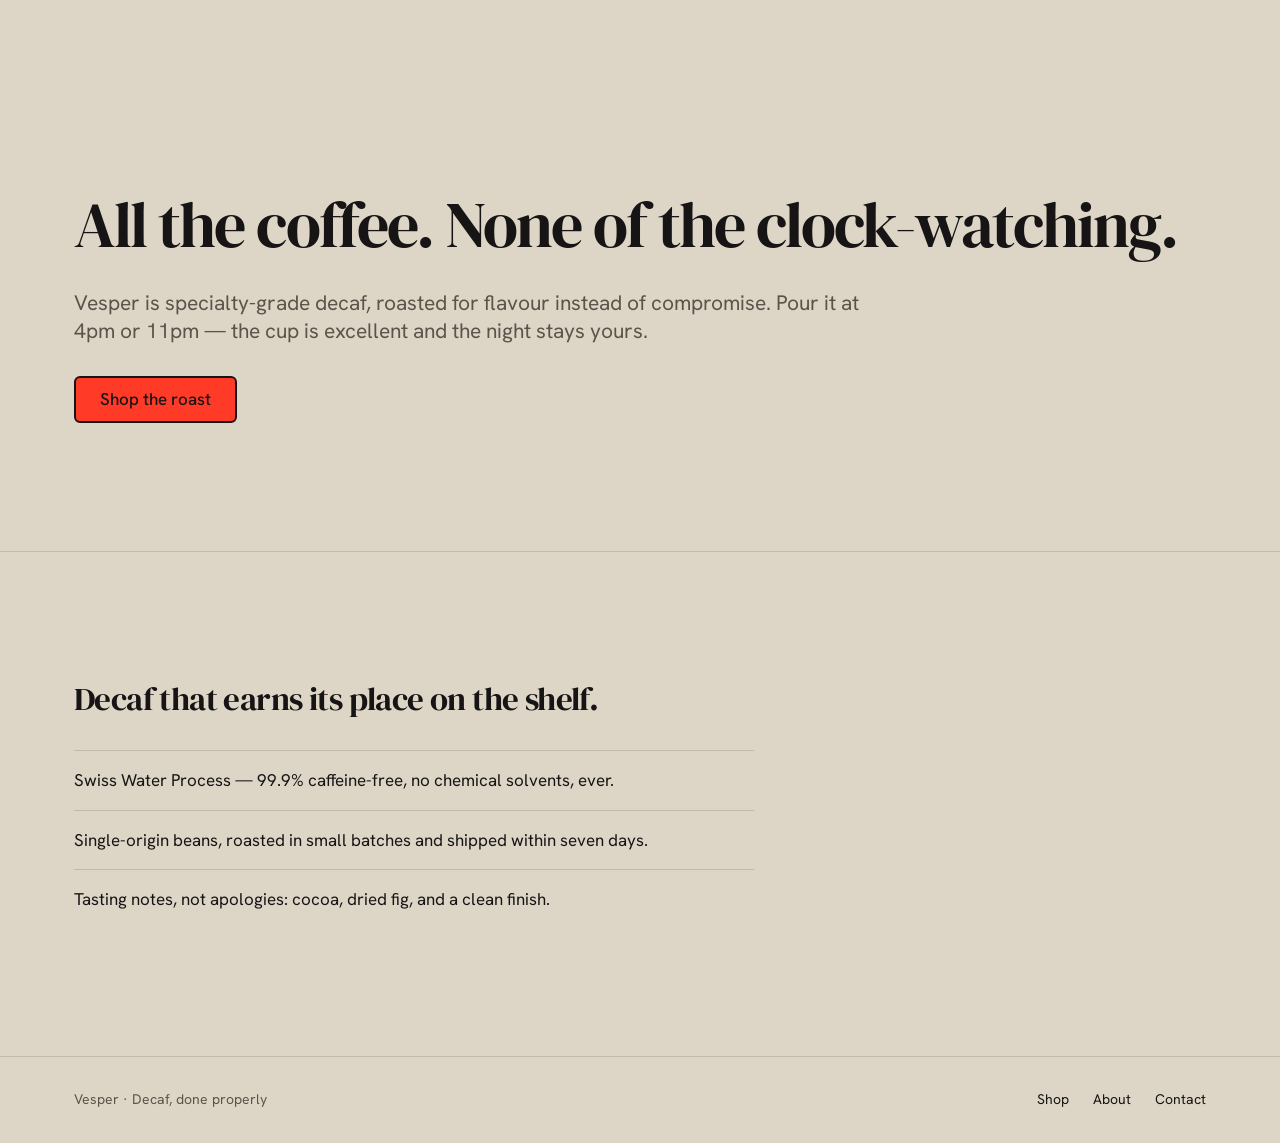
<file: index.html>
<!doctype html>
<html lang="en">
<head>
  <meta charset="utf-8">
  <meta name="viewport" content="width=device-width, initial-scale=1">
  <title>Vesper · Decaf, done properly</title>
  <link href="https://fonts.googleapis.com/css2?family=DM+Serif+Display:ital@0;1&family=Hanken+Grotesk:wght@400;500;600;700&display=swap" rel="stylesheet">
  <link rel="stylesheet" href="design/tokens.css">
  <link rel="stylesheet" href="styles.css">
</head>
<body>
  <main>
    <section class="hero">
      <div class="container">
        <h1 class="hero__title">All the coffee. None of the clock-watching.</h1>
        <p class="hero__lead">Vesper is specialty-grade decaf, roasted for flavour instead of compromise. Pour it at 4pm or 11pm — the cup is excellent and the night stays yours.</p>
        <a class="button" href="#">Shop the roast</a>
      </div>
    </section>

    <section class="value">
      <div class="container">
        <h2 class="value__title">Decaf that earns its place on the shelf.</h2>
        <ul class="value__list">
          <li>Swiss Water Process — 99.9% caffeine-free, no chemical solvents, ever.</li>
          <li>Single-origin beans, roasted in small batches and shipped within seven days.</li>
          <li>Tasting notes, not apologies: cocoa, dried fig, and a clean finish.</li>
        </ul>
      </div>
    </section>
  </main>

  <footer class="footer">
    <div class="container">
      <p>Vesper · Decaf, done properly</p>
      <nav class="footer__links" aria-label="Footer">
        <a href="#">Shop</a>
        <a href="#">About</a>
        <a href="#">Contact</a>
      </nav>
    </div>
  </footer>
</body>
</html>
</file>
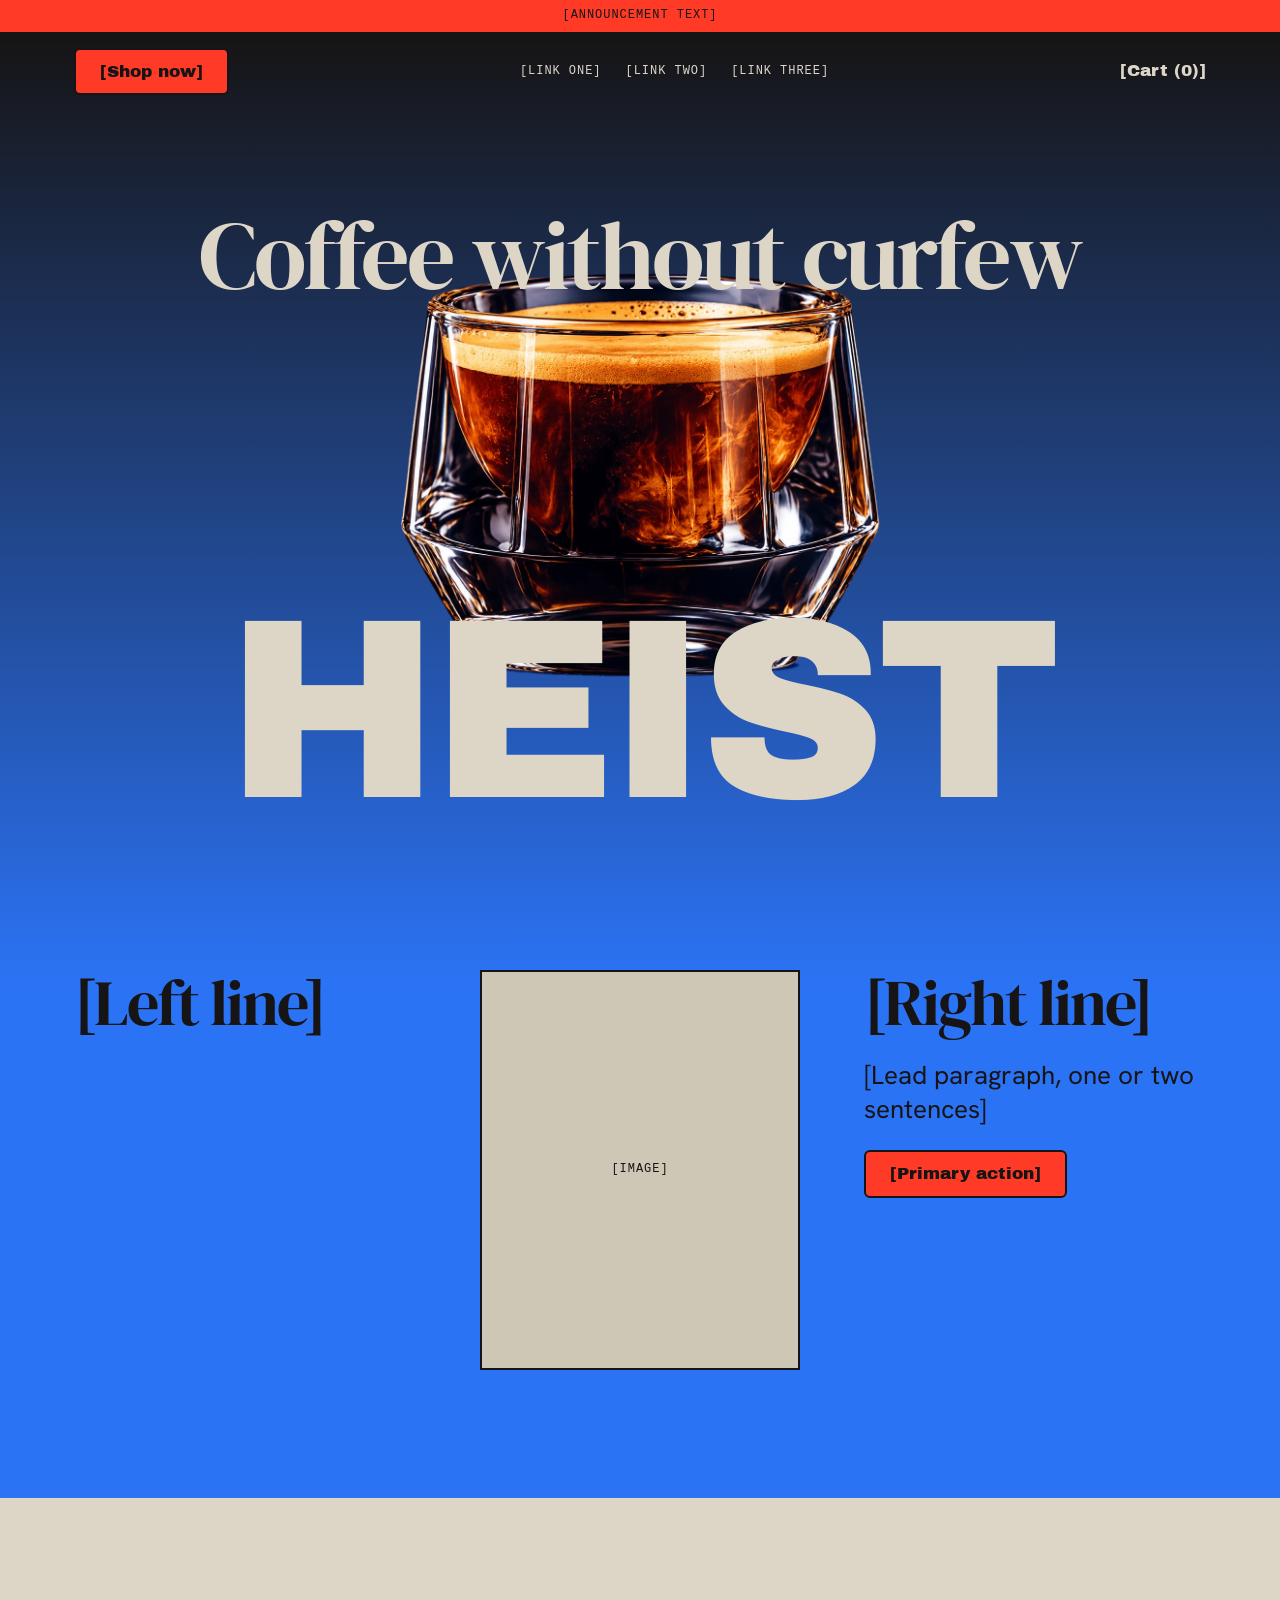
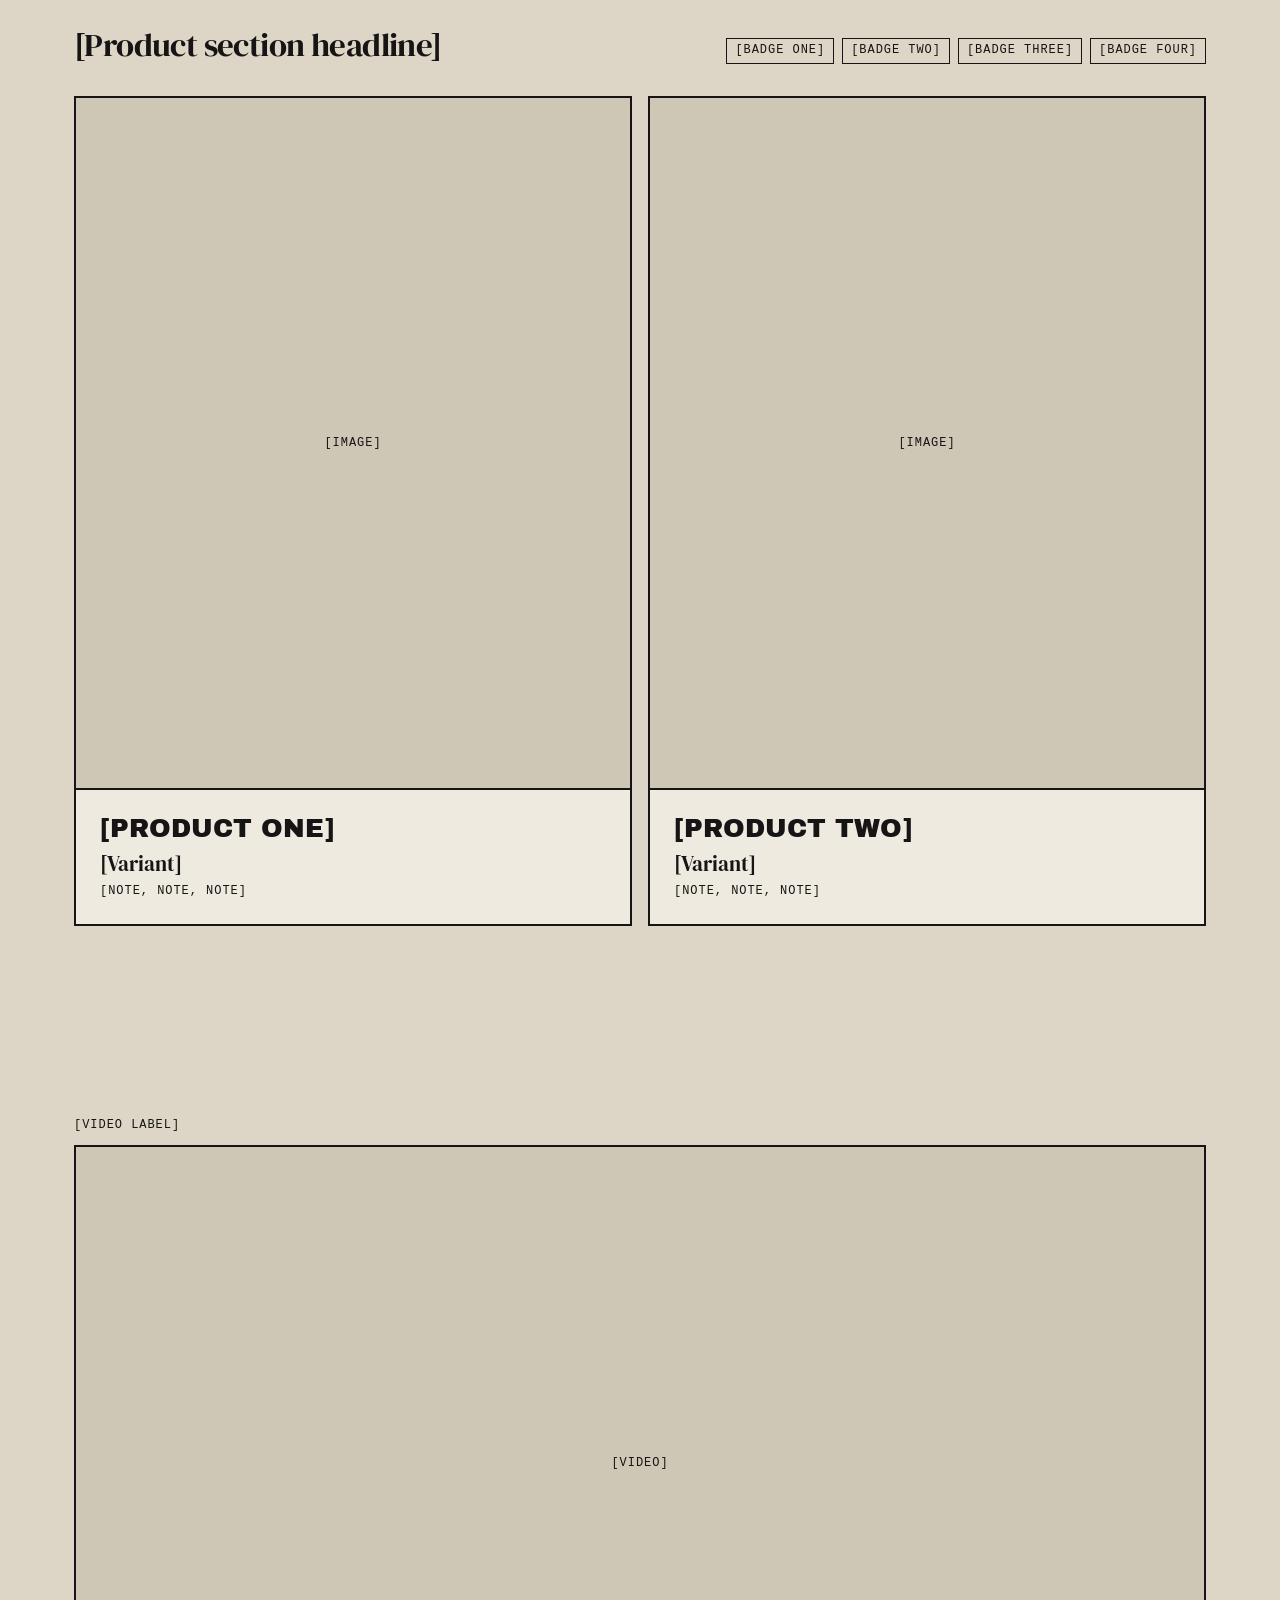
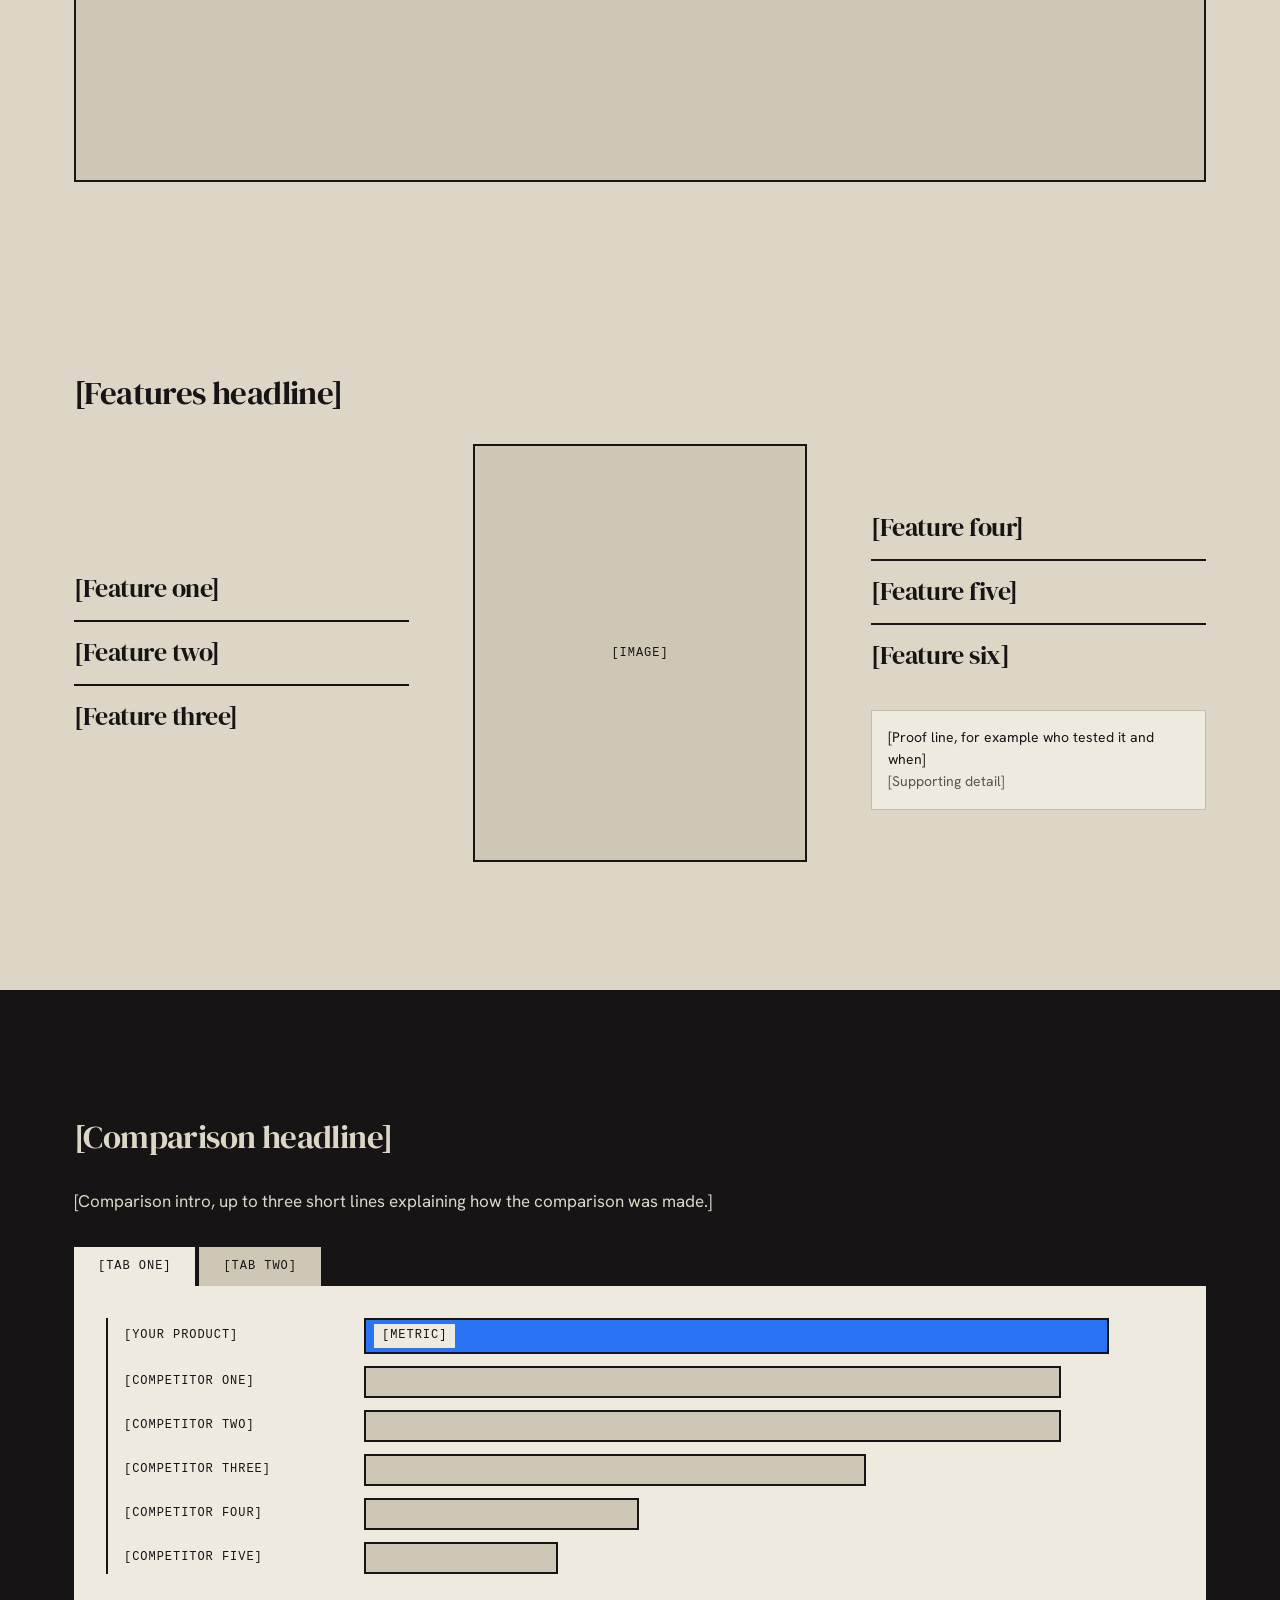
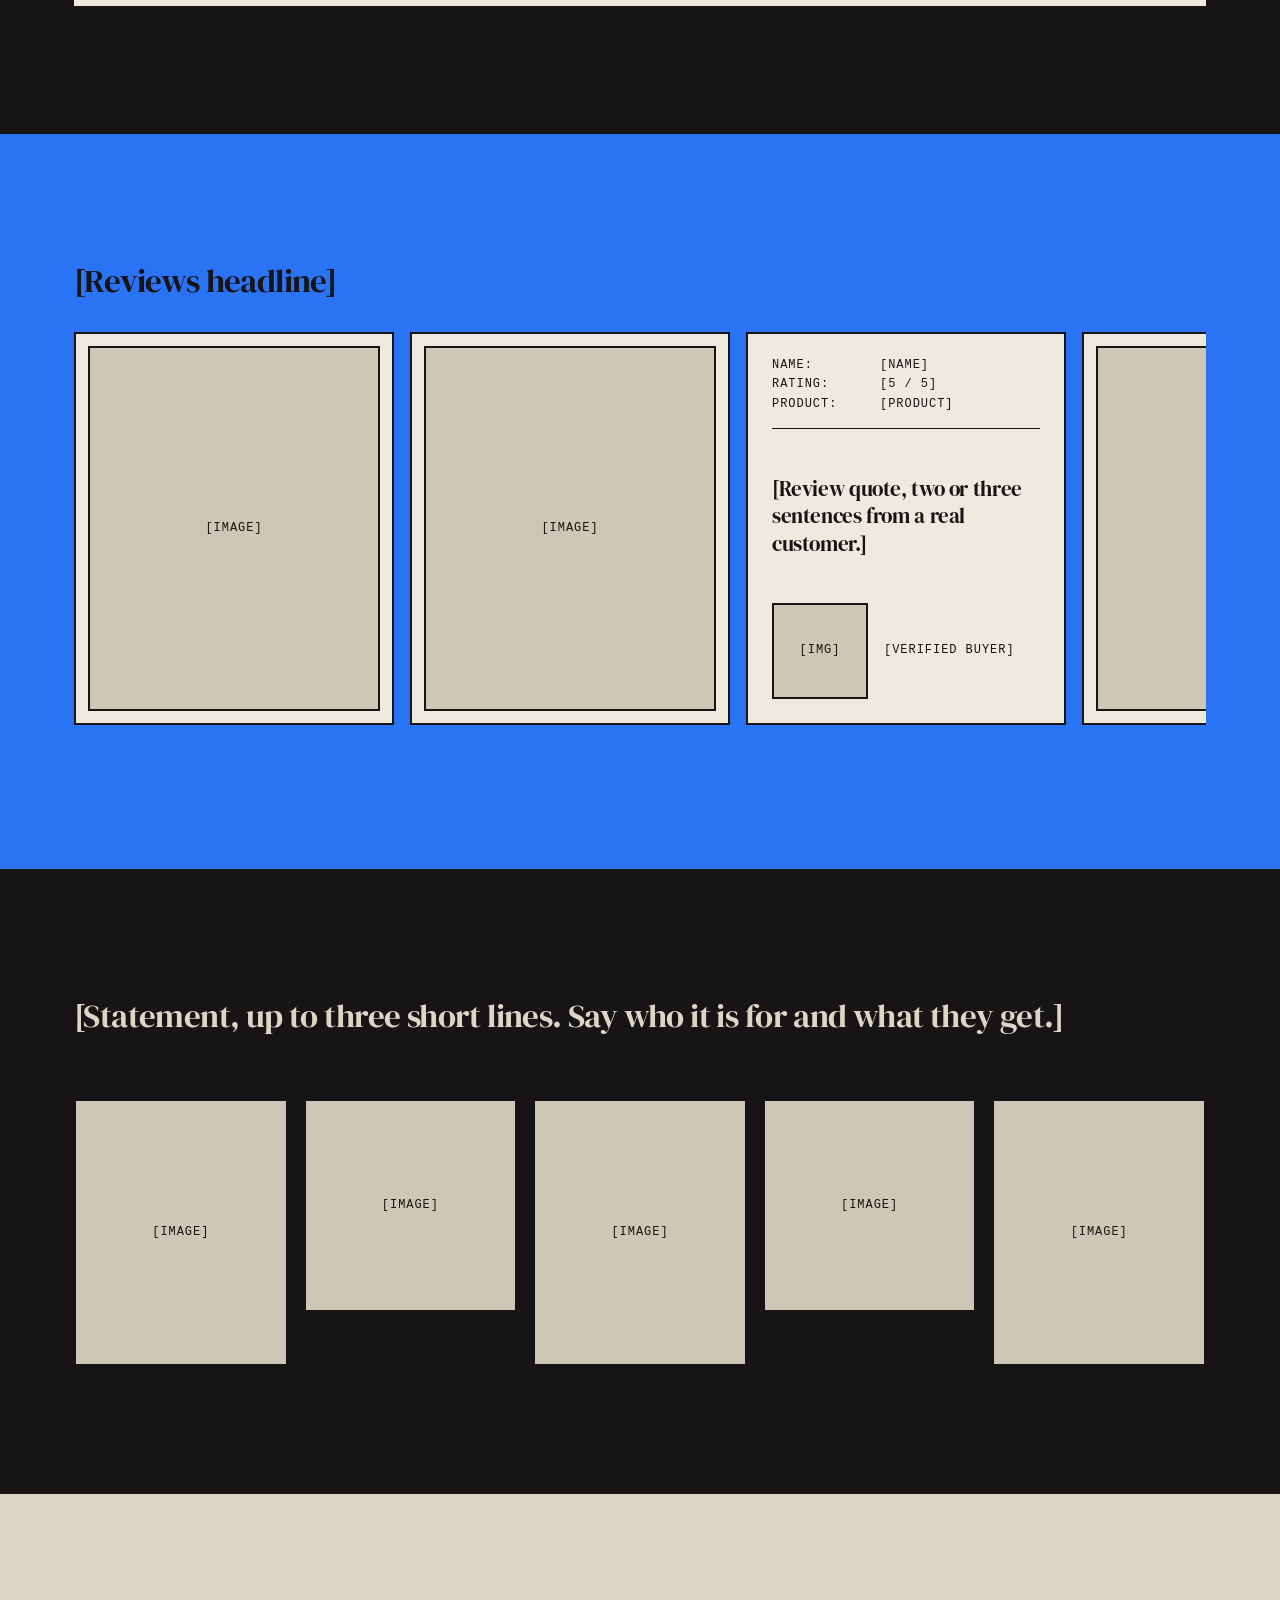
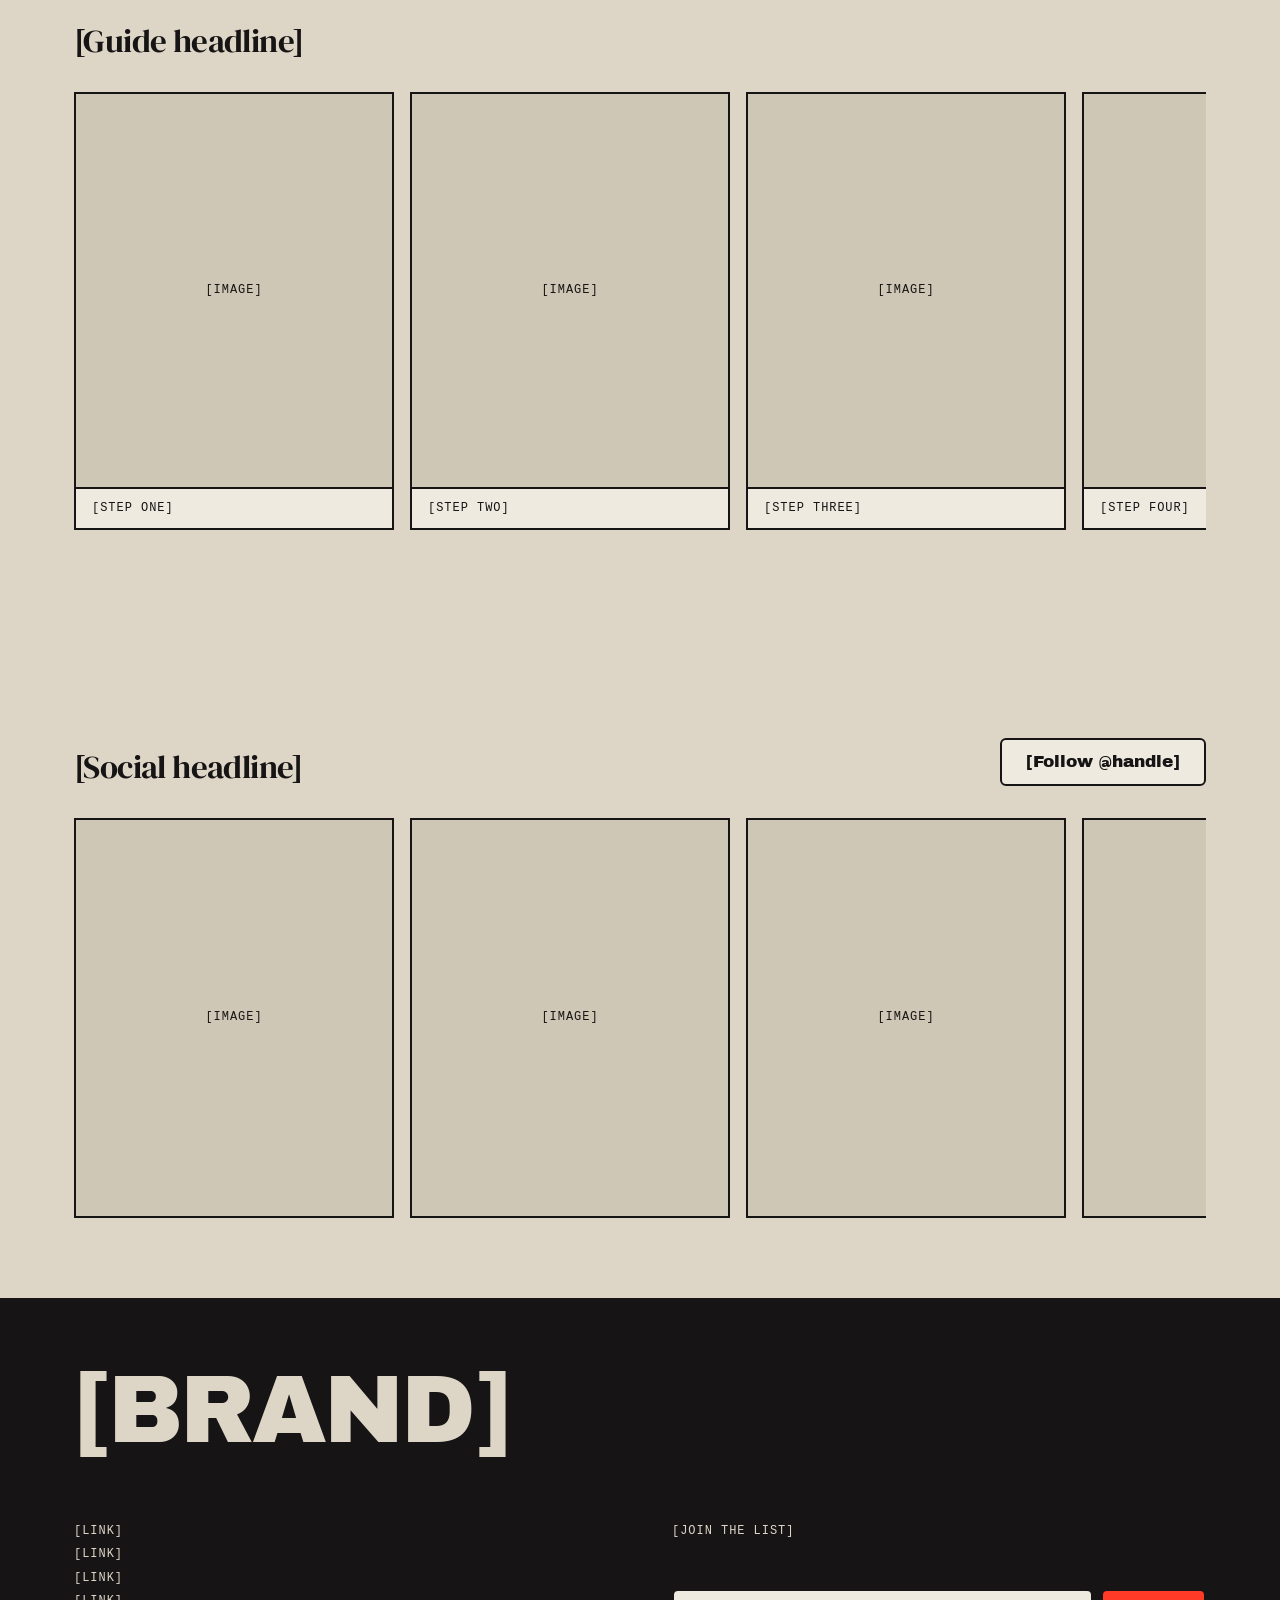
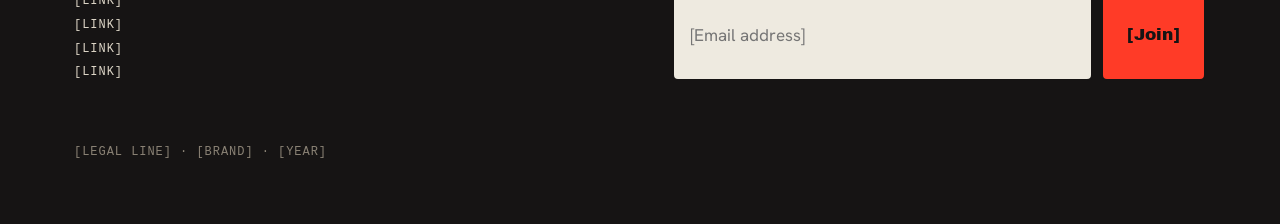
<file: replica.html>
<!doctype html>
<html lang="en" data-theme="light">
<head>
  <meta charset="utf-8">
  <meta name="viewport" content="width=device-width, initial-scale=1">
  <title>[Brand] · [Tagline]</title>
  <link href="https://fonts.googleapis.com/css2?family=DM+Serif+Display:ital@0;1&family=Hanken+Grotesk:wght@400;500;600;700&family=Archivo+Black&display=swap" rel="stylesheet">
  <link rel="stylesheet" href="design/tokens.css">
  <link rel="stylesheet" href="replica.css">
</head>
<body>
  <p class="bar label">[Announcement text]</p>

  <main>
    <!-- Hero -->
    <section class="hero">
      <header class="nav">
        <div class="container nav__inner">
          <a class="button" href="#">[Shop now]</a>
          <nav class="nav__links label" aria-label="Primary">
            <a href="#">[Link one]</a>
            <a href="#">[Link two]</a>
            <a href="#">[Link three]</a>
          </nav>
          <a class="nav__cart" href="#">[Cart (0)]</a>
        </div>
      </header>

      <div class="container">
        <div class="hero__stage">
          <h1 class="hero__title">Coffee without curfew</h1>
          <img class="hero__cup" src="images/hero-cup.png" width="991" height="833" alt="A faceted glass of espresso with golden crema">
          <p class="hero__wordmark" aria-hidden="true">HEIST</p>
        </div>

        <div class="hero__row">
          <div class="hero__left">
            <p class="hero__line">[Left line]</p>
          </div>
          <div class="media media--portrait" role="img" aria-label="[Secondary hero image description]"><span>[Image]</span></div>
          <div class="hero__right">
            <p class="hero__line">[Right line]</p>
            <p class="hero__lead">[Lead paragraph, one or two sentences]</p>
            <a class="button" href="#">[Primary action]</a>
          </div>
        </div>
      </div>
    </section>

    <!-- Products -->
    <section class="section">
      <div class="container">
        <div class="section__head">
          <h2 class="section__title">[Product section headline]</h2>
          <ul class="badges label">
            <li class="badge">[Badge one]</li>
            <li class="badge">[Badge two]</li>
            <li class="badge">[Badge three]</li>
            <li class="badge">[Badge four]</li>
          </ul>
        </div>
        <div class="tiles">
          <article class="tile">
            <div class="media media--portrait" role="img" aria-label="[Product one image description]"><span>[Image]</span></div>
            <div class="tile__body">
              <h3 class="tile__name">[PRODUCT ONE]</h3>
              <p class="tile__sub">[Variant]</p>
              <p class="label">[Note, note, note]</p>
            </div>
          </article>
          <article class="tile">
            <div class="media media--portrait" role="img" aria-label="[Product two image description]"><span>[Image]</span></div>
            <div class="tile__body">
              <h3 class="tile__name">[PRODUCT TWO]</h3>
              <p class="tile__sub">[Variant]</p>
              <p class="label">[Note, note, note]</p>
            </div>
          </article>
        </div>
      </div>
    </section>

    <!-- Video band -->
    <section class="section section--tight">
      <div class="container">
        <p class="label band__label">[Video label]</p>
        <div class="media media--wide" role="img" aria-label="[Video description]"><span>[Video]</span></div>
      </div>
    </section>

    <!-- Features -->
    <section class="section">
      <div class="container">
        <h2 class="section__title features__title">[Features headline]</h2>
        <div class="features">
          <ul class="features__list">
            <li>[Feature one]</li>
            <li>[Feature two]</li>
            <li>[Feature three]</li>
          </ul>
          <div class="media media--portrait" role="img" aria-label="[Feature image description]"><span>[Image]</span></div>
          <div class="features__side">
            <ul class="features__list">
              <li>[Feature four]</li>
              <li>[Feature five]</li>
              <li>[Feature six]</li>
            </ul>
            <div class="proof">
              <p>[Proof line, for example who tested it and when]</p>
              <p class="proof__sub">[Supporting detail]</p>
            </div>
          </div>
        </div>
      </div>
    </section>

    <!-- Comparison -->
    <section class="section field-ink">
      <div class="container">
        <h2 class="section__title">[Comparison headline]</h2>
        <p class="compare__intro">[Comparison intro, up to three short lines explaining how the comparison was made.]</p>

        <div class="tabs" role="tablist" aria-label="Comparison">
          <button class="tab label" role="tab" id="tab-1" aria-selected="true" aria-controls="panel-1" type="button">[Tab one]</button>
          <button class="tab label" role="tab" id="tab-2" aria-selected="false" aria-controls="panel-2" tabindex="-1" type="button">[Tab two]</button>
        </div>

        <div class="panel" role="tabpanel" id="panel-1" aria-labelledby="tab-1">
          <ul class="chart">
            <li class="chart__row"><span class="label">[Your product]</span><span class="chart__bar chart__bar--hl" style="--value: 92"><span class="label">[Metric]</span></span></li>
            <li class="chart__row"><span class="label">[Competitor one]</span><span class="chart__bar" style="--value: 86"></span></li>
            <li class="chart__row"><span class="label">[Competitor two]</span><span class="chart__bar" style="--value: 86"></span></li>
            <li class="chart__row"><span class="label">[Competitor three]</span><span class="chart__bar" style="--value: 62"></span></li>
            <li class="chart__row"><span class="label">[Competitor four]</span><span class="chart__bar" style="--value: 34"></span></li>
            <li class="chart__row"><span class="label">[Competitor five]</span><span class="chart__bar" style="--value: 24"></span></li>
          </ul>
        </div>
        <div class="panel" role="tabpanel" id="panel-2" aria-labelledby="tab-2" hidden>
          <ul class="chart">
            <li class="chart__row"><span class="label">[Your product]</span><span class="chart__bar chart__bar--hl" style="--value: 88"><span class="label">[Metric]</span></span></li>
            <li class="chart__row"><span class="label">[Other option one]</span><span class="chart__bar" style="--value: 80"></span></li>
            <li class="chart__row"><span class="label">[Other option two]</span><span class="chart__bar" style="--value: 71"></span></li>
            <li class="chart__row"><span class="label">[Other option three]</span><span class="chart__bar" style="--value: 55"></span></li>
          </ul>
        </div>
      </div>
    </section>

    <!-- Reviews -->
    <section class="section field-blue">
      <div class="container">
        <h2 class="section__title">[Reviews headline]</h2>
      </div>
      <div class="container">
        <ul class="scroller" aria-label="Reviews">
          <li class="card card--media"><div class="media media--portrait" role="img" aria-label="[Customer photo description]"><span>[Image]</span></div></li>
          <li class="card card--media"><div class="media media--portrait" role="img" aria-label="[Customer photo description]"><span>[Image]</span></div></li>
          <li class="card card--review">
            <dl class="review__fields label">
              <div><dt>Name:</dt><dd>[Name]</dd></div>
              <div><dt>Rating:</dt><dd>[5 / 5]</dd></div>
              <div><dt>Product:</dt><dd>[Product]</dd></div>
            </dl>
            <blockquote class="review__quote">[Review quote, two or three sentences from a real customer.]</blockquote>
            <div class="review__foot">
              <div class="media media--square review__thumb" role="img" aria-label="[Product thumbnail description]"><span>[Img]</span></div>
              <p class="label">[Verified buyer]</p>
            </div>
          </li>
          <li class="card card--media"><div class="media media--portrait" role="img" aria-label="[Customer photo description]"><span>[Image]</span></div></li>
          <li class="card card--review">
            <dl class="review__fields label">
              <div><dt>Name:</dt><dd>[Name]</dd></div>
              <div><dt>Rating:</dt><dd>[5 / 5]</dd></div>
              <div><dt>Product:</dt><dd>[Product]</dd></div>
            </dl>
            <blockquote class="review__quote">[Review quote, two or three sentences from a real customer.]</blockquote>
            <div class="review__foot">
              <div class="media media--square review__thumb" role="img" aria-label="[Product thumbnail description]"><span>[Img]</span></div>
              <p class="label">[Verified buyer]</p>
            </div>
          </li>
        </ul>
      </div>
    </section>

    <!-- Statement and collage -->
    <section class="section field-ink">
      <div class="container">
        <p class="statement">[Statement, up to three short lines. Say who it is for and what they get.]</p>
        <div class="collage">
          <div class="media media--portrait" role="img" aria-label="[Collage image description]"><span>[Image]</span></div>
          <div class="media media--square" role="img" aria-label="[Collage image description]"><span>[Image]</span></div>
          <div class="media media--portrait" role="img" aria-label="[Collage image description]"><span>[Image]</span></div>
          <div class="media media--square" role="img" aria-label="[Collage image description]"><span>[Image]</span></div>
          <div class="media media--portrait" role="img" aria-label="[Collage image description]"><span>[Image]</span></div>
        </div>
      </div>
    </section>

    <!-- Guide -->
    <section class="section">
      <div class="container">
        <h2 class="section__title">[Guide headline]</h2>
      </div>
      <div class="container">
        <ul class="scroller" aria-label="Guide">
          <li class="card card--guide"><div class="media media--portrait" role="img" aria-label="[Guide image description]"><span>[Image]</span></div><p class="card__caption label">[Step one]</p></li>
          <li class="card card--guide"><div class="media media--portrait" role="img" aria-label="[Guide image description]"><span>[Image]</span></div><p class="card__caption label">[Step two]</p></li>
          <li class="card card--guide"><div class="media media--portrait" role="img" aria-label="[Guide image description]"><span>[Image]</span></div><p class="card__caption label">[Step three]</p></li>
          <li class="card card--guide"><div class="media media--portrait" role="img" aria-label="[Guide image description]"><span>[Image]</span></div><p class="card__caption label">[Step four]</p></li>
          <li class="card card--guide"><div class="media media--portrait" role="img" aria-label="[Guide image description]"><span>[Image]</span></div><p class="card__caption label">[Step five]</p></li>
        </ul>
      </div>
    </section>

    <!-- Social strip -->
    <section class="section section--tight">
      <div class="container">
        <div class="section__head">
          <h2 class="section__title">[Social headline]</h2>
          <a class="button button--ghost" href="#">[Follow @handle]</a>
        </div>
      </div>
      <div class="container">
        <ul class="scroller" aria-label="Social">
          <li class="card"><div class="media media--portrait" role="img" aria-label="[Social image description]"><span>[Image]</span></div></li>
          <li class="card"><div class="media media--portrait" role="img" aria-label="[Social image description]"><span>[Image]</span></div></li>
          <li class="card"><div class="media media--portrait" role="img" aria-label="[Social image description]"><span>[Image]</span></div></li>
          <li class="card"><div class="media media--portrait" role="img" aria-label="[Social image description]"><span>[Image]</span></div></li>
          <li class="card"><div class="media media--portrait" role="img" aria-label="[Social image description]"><span>[Image]</span></div></li>
        </ul>
      </div>
    </section>
  </main>

  <footer class="footer field-ink">
    <div class="container">
      <p class="wordmark" aria-hidden="true">[BRAND]</p>
      <div class="footer__grid">
        <nav class="footer__links label" aria-label="Footer">
          <a href="#">[Link]</a>
          <a href="#">[Link]</a>
          <a href="#">[Link]</a>
          <a href="#">[Link]</a>
          <a href="#">[Link]</a>
          <a href="#">[Link]</a>
          <a href="#">[Link]</a>
        </nav>
        <form class="signup" action="#">
          <label class="label" for="signup-email">[Join the list]</label>
          <div class="signup__row">
            <input class="signup__input" id="signup-email" type="email" name="email" placeholder="[Email address]" autocomplete="email" required>
            <button class="button" type="submit">[Join]</button>
          </div>
        </form>
      </div>
      <p class="footer__legal label">[Legal line] · [Brand] · [Year]</p>
    </div>
  </footer>

  <script src="replica.js"></script>
</body>
</html>
</file>
<file: design/tokens.css>
/* design/tokens.css */

:root {
  /* ---- Type ---------------------------------------------------------- */
  /* Scale: 1.25 major third, base 17px. Every size below is on the scale
     or is a deliberate exception, noted inline. */
  --font-display: "DM Serif Display", "Times New Roman", serif;    /* hero + headings */
  --font-sans: "Hanken Grotesk", system-ui, -apple-system, sans-serif; /* body + UI */
  --font-mono: ui-monospace, "SF Mono", "Berkeley Mono", monospace;
  --font-heavy: "Archivo Black", "Arial Black", sans-serif; /* wordmarks, product names, tile titles. One weight, so never bold it */

  --text-xs: 0.75rem;     /* 12px labels, captions, legal */
  --text-sm: 0.875rem;    /* 14px secondary body, table cells */
  --text-base: 1.0625rem; /* 17px body. not 16. 17 reads calmer */
  --text-lg: 1.3125rem;   /* 21px lead paragraph, card titles */
  --text-xl: 1.625rem;    /* 26px h3 */
  --text-2xl: 2.0625rem;  /* 33px h2 */
  --text-3xl: 2.5625rem;  /* 41px h1 on mobile */
  --text-4xl: 4rem;       /* 64px hero, desktop only */
  --text-5xl: 6rem;       /* 96px replica hero headline and footer wordmark. Display ceiling for text */
  --text-6xl: 16rem;      /* 256px hero logotype only, sized to span the hero. Never text */

  --leading-hero: 1.02;
  --leading-tight: 1.15;
  --leading-snug: 1.3;
  --leading-body: 1.55;

  --tracking-hero: -0.032em; /* big type always needs negative tracking */
  --tracking-head: -0.018em;
  --tracking-body: 0;
  --tracking-label: 0.08em;  /* small caps labels only */

  --weight-body: 400;
  --weight-medium: 500;
  --weight-head: 620;        /* not 700. 700 is heavy on most sans */

  /* ---- Space --------------------------------------------------------- */
  /* 4px base, 8px rhythm. Nothing between steps. */
  --space-1: 0.25rem;  /* 4px */
  --space-2: 0.5rem;   /* 8px */
  --space-3: 0.75rem;  /* 12px */
  --space-4: 1rem;     /* 16px */
  --space-5: 1.5rem;   /* 24px */
  --space-6: 2rem;     /* 32px */
  --space-7: 3rem;     /* 48px */
  --space-8: 4rem;     /* 64px */
  --space-10: 6rem;    /* 96px */
  --space-12: 8rem;    /* 128px section gap, desktop */
  --space-16: 12rem;   /* 192px hero top/bottom, desktop */

  /* ---- Colour, by role ----------------------------------------------- */
  --bg: #DDD6C7;             /* oat canvas */
  --surface: #EEEAE0;        /* raised panel / card */
  --surface-sunken: #CFC7B6; /* inset / subtle fill */
  --border: #C3BAA8;         /* hairline on oat */
  --border-strong: #161414;  /* heist uses hard ink borders */
  --text: #161414;           /* ink */
  --text-muted: #5A544A;
  --text-faint: #8A8275;
  --accent: #FF3B27;         /* hot red — actions only */
  --accent-hover: #E63320;
  --accent-contrast: #161414;/* heist puts INK text on red, not white */
  --focus: #2B73F5;          /* heist hero blue */
  --danger: #B3261E;
  --field-blue: #2B73F5;     /* full-bleed blue section field, same hue as --focus. Ink text only, and only large text: ink on this blue is 4.3:1 */
  --field-hero: linear-gradient(var(--text) 0%, var(--field-blue) 65%); /* replica hero only. TASTE.md bans gradient backgrounds; the owner asked to match the live reference, so this is the one sanctioned exception. Delete this line and use --field-blue to revert */

  /* ---- Shape --------------------------------------------------------- */
  --radius-sm: 6px;     /* inputs, small buttons */
  --radius-md: 10px;    /* cards, panels */
  --radius-lg: 16px;    /* modals, media */
  --radius-pill: 999px; /* pills, avatars */
  --border-hairline: 1px;
  --border-heavy: 2px;  /* hard ink borders, e.g. buttons */

  /* ---- Depth --------------------------------------------------------- */
  /* Two levels. If you need a third, you have a layout problem. */
  --shadow-1: 0 1px 2px rgb(20 20 15 / 0.05),
              0 1px 1px rgb(20 20 15 / 0.04);
  --shadow-2: 0 8px 24px rgb(20 20 15 / 0.08),
              0 2px 6px rgb(20 20 15 / 0.05);

  /* ---- Motion -------------------------------------------------------- */
  --dur-fast: 120ms;   /* hover, focus, colour */
  --dur-base: 220ms;   /* reveal, expand, transform */
  --dur-slow: 420ms;   /* page and route transitions only */
  --ease-out: cubic-bezier(0.22, 1, 0.36, 1);
  --ease-in-out: cubic-bezier(0.65, 0, 0.35, 1);

  /* ---- Layout -------------------------------------------------------- */
  --measure: 68ch;     /* max body line length */
  --container: 1180px;
  --gutter: var(--space-5);
  --ratio-portrait: 4 / 5;   /* image placeholders and tiles */
  --ratio-wide: 16 / 9;
  --ratio-square: 1 / 1;
  --card-w: 20rem;           /* 320px carousel card width */
  --col-label: 14rem;        /* 224px chart label column */
}

@media (prefers-color-scheme: dark) {
  :root:not([data-theme="light"]) {
    --bg: #0E0E0C;
    --surface: #171715;
    --surface-sunken: #0A0A09;
    --border: #262622;
    --border-strong: #3A3A34;
    --text: #F5F4F0;
    --text-muted: #A9A69C;
    --text-faint: #726F67;
    --accent: #4FD1A5;
    --accent-hover: #66E0B8;
    --accent-contrast: #0E0E0C;
    --shadow-1: 0 1px 2px rgb(0 0 0 / 0.4);
    --shadow-2: 0 8px 24px rgb(0 0 0 / 0.5);
  }
}

@media (prefers-reduced-motion: reduce) {
  *, *::before, *::after {
    animation-duration: 0.01ms !important;
    transition-duration: 0.01ms !important;
    scroll-behavior: auto !important;
  }
}

/* ---- How to use this file -------------------------------------------
 *
 * 1. No raw values in components. If you need a value that isn't here,
 *    add it here first with a comment saying why.
 * 2. Section rhythm: --space-12 between sections on desktop, --space-8 on
 *    mobile. Never a value in between.
 * 3. Only one element on a page uses --text-4xl. Usually the hero h1.
 * 4. Body copy is capped at --measure. Wide text is the fastest way to
 *    make a page feel cheap.
 * 5. Borders before shadows. --shadow-1 for cards that lift on hover,
 *    --shadow-2 only for things floating over the page. Nothing else.
 * 6. --accent is for actions. A heading is never the accent colour.
 * 7. Focus is always visible: 2px solid var(--focus), 2px offset.
 * ------------------------------------------------------------------- */
</file>
<file: styles.css>
*,
*::before,
*::after {
  box-sizing: border-box;
}

body {
  margin: 0;
  background: var(--bg);
  color: var(--text);
  font-family: var(--font-sans);
  font-size: var(--text-base);
  font-weight: var(--weight-body);
  line-height: var(--leading-body);
  letter-spacing: var(--tracking-body);
}

h1,
h2,
p,
ul {
  margin: 0;
}

.container {
  max-width: var(--container);
  margin-inline: auto;
  padding-inline: var(--gutter);
}

/* ---- Hero ---------------------------------------------------------- */

.hero {
  padding-block: var(--space-8);
}

.hero__title {
  font-family: var(--font-display);
  font-size: var(--text-3xl);
  font-weight: var(--weight-body);
  line-height: var(--leading-hero);
  letter-spacing: var(--tracking-hero);
  margin-block-end: var(--space-6);
}

.hero__lead {
  max-width: var(--measure);
  font-size: var(--text-lg);
  line-height: var(--leading-snug);
  color: var(--text-muted);
  margin-block-end: var(--space-6);
}

/* ---- Button -------------------------------------------------------- */

.button {
  display: inline-block;
  padding: var(--space-3) var(--space-5);
  background: var(--accent);
  color: var(--accent-contrast);
  border: var(--border-heavy) solid var(--border-strong);
  border-radius: var(--radius-sm);
  font-family: var(--font-sans);
  font-size: var(--text-base);
  font-weight: var(--weight-medium);
  line-height: var(--leading-tight);
  text-decoration: none;
  transition: background var(--dur-fast) var(--ease-out);
}

.button:hover {
  background: var(--accent-hover);
}

.button:focus-visible {
  outline: var(--border-heavy) solid var(--focus);
  outline-offset: var(--border-heavy);
}

/* ---- Value / proof ------------------------------------------------- */

.value {
  padding-block: var(--space-8);
  border-top: var(--border-hairline) solid var(--border);
}

.value__title {
  font-family: var(--font-display);
  font-size: var(--text-xl);
  font-weight: var(--weight-body);
  line-height: var(--leading-tight);
  letter-spacing: var(--tracking-head);
  margin-block-end: var(--space-6);
}

.value__list {
  max-width: var(--measure);
  padding: 0;
  list-style: none;
}

.value__list li {
  padding-block: var(--space-4);
  border-top: var(--border-hairline) solid var(--border);
}

/* ---- Footer -------------------------------------------------------- */

.footer {
  padding-block: var(--space-6);
  border-top: var(--border-hairline) solid var(--border);
  font-size: var(--text-sm);
  color: var(--text-muted);
}

.footer .container {
  display: flex;
  flex-wrap: wrap;
  justify-content: space-between;
  gap: var(--space-4);
}

.footer__links {
  display: flex;
  gap: var(--space-5);
}

.footer__links a {
  color: var(--text);
  text-decoration: none;
  transition: color var(--dur-fast) var(--ease-out);
}

.footer__links a:hover {
  color: var(--text-muted);
}

.footer__links a:focus-visible {
  outline: var(--border-heavy) solid var(--focus);
  outline-offset: var(--border-heavy);
}

/* ---- Desktop ------------------------------------------------------- */
/* Media queries cannot read var(), so this one breakpoint is the only
   raw value in the file. */

@media (min-width: 48em) {
  .hero {
    padding-block: var(--space-16) var(--space-12);
  }

  .hero__title {
    font-size: var(--text-4xl);
  }

  .value {
    padding-block: var(--space-12);
  }

  .value__title {
    font-size: var(--text-2xl);
  }
}
</file>
<file: replica.css>
*,
*::before,
*::after {
  box-sizing: border-box;
}

body {
  margin: 0;
  background: var(--bg);
  color: var(--text);
  font-family: var(--font-sans);
  font-size: var(--text-base);
  font-weight: var(--weight-body);
  line-height: var(--leading-body);
}

h1,
h2,
h3,
p,
ul,
dl,
dd,
blockquote {
  margin: 0;
}

ul {
  padding: 0;
  list-style: none;
}

a {
  color: inherit;
}

.container {
  max-width: var(--container);
  margin-inline: auto;
  padding-inline: var(--gutter);
}

/* ---- Shared ------------------------------------------------------- */

.label {
  font-family: var(--font-mono);
  font-size: var(--text-xs);
  font-weight: var(--weight-body);
  letter-spacing: var(--tracking-label);
  line-height: var(--leading-snug);
  text-transform: uppercase;
}

.field-ink {
  background: var(--text);
  color: var(--bg);
}

.field-blue {
  background: var(--field-blue);
  color: var(--text);
}

.section {
  padding-block: var(--space-8);
}

.section--tight {
  padding-block: var(--space-6);
}

.section__head {
  display: flex;
  flex-wrap: wrap;
  align-items: end;
  justify-content: space-between;
  gap: var(--space-5);
  margin-block-end: var(--space-6);
}

.section__title {
  font-family: var(--font-display);
  font-size: var(--text-xl);
  font-weight: var(--weight-body);
  line-height: var(--leading-tight);
  letter-spacing: var(--tracking-head);
  margin-block-end: var(--space-6);
}

.section__head .section__title {
  margin-block-end: 0;
}

.wordmark {
  font-family: var(--font-heavy);
  font-size: var(--text-3xl);
  font-weight: var(--weight-body);
  line-height: var(--leading-hero);
  letter-spacing: var(--tracking-hero);
}

/* ---- Media placeholders ------------------------------------------- */

.media {
  display: flex;
  align-items: center;
  justify-content: center;
  width: 100%;
  background: var(--surface-sunken);
  color: var(--text);
  border: var(--border-heavy) solid var(--border-strong);
  font-family: var(--font-mono);
  font-size: var(--text-xs);
  letter-spacing: var(--tracking-label);
  text-transform: uppercase;
}

.media > span {
  padding: var(--space-3);
}

.media--portrait {
  aspect-ratio: var(--ratio-portrait);
}

.media--wide {
  aspect-ratio: var(--ratio-wide);
}

.media--square {
  aspect-ratio: var(--ratio-square);
}

/* ---- Buttons ------------------------------------------------------ */

.button {
  display: inline-block;
  padding: var(--space-3) var(--space-5);
  background: var(--accent);
  color: var(--accent-contrast);
  border: var(--border-heavy) solid var(--border-strong);
  border-radius: var(--radius-sm);
  font-family: var(--font-heavy);
  font-size: var(--text-base);
  font-weight: var(--weight-body);
  line-height: var(--leading-tight);
  text-decoration: none;
  cursor: pointer;
  transition: background var(--dur-fast) var(--ease-out);
}

.button:hover {
  background: var(--accent-hover);
}

.button--ghost {
  background: var(--surface);
}

.button--ghost:hover {
  background: var(--surface-sunken);
}

a:focus-visible,
button:focus-visible,
input:focus-visible {
  outline: var(--border-heavy) solid var(--focus);
  outline-offset: var(--border-heavy);
}

/* ---- Bar and nav -------------------------------------------------- */

.bar {
  padding: var(--space-2) var(--gutter);
  background: var(--accent);
  color: var(--accent-contrast);
  text-align: center;
}

.nav {
  color: var(--bg);
}

.nav__inner {
  display: flex;
  flex-wrap: wrap;
  align-items: center;
  justify-content: space-between;
  gap: var(--space-3) var(--space-5);
  padding-block: var(--space-4);
}

.nav__links {
  display: flex;
  gap: var(--space-5);
}

.nav__links a,
.nav__cart {
  text-decoration: none;
}

.nav__cart {
  font-family: var(--font-heavy);
}

.nav__links a:hover,
.nav__cart:hover {
  color: var(--text-faint);
}

/* ---- Hero --------------------------------------------------------- */

.hero {
  background: var(--field-hero);
  color: var(--bg);
  padding-block-end: var(--space-8);
}

.hero__stage {
  display: grid;
  justify-items: center;
  padding-block-start: var(--space-8);
  text-align: center;
}

.hero__title {
  position: relative;
  z-index: 1;
  font-family: var(--font-display);
  font-size: var(--text-3xl);
  font-weight: var(--weight-body);
  line-height: var(--leading-hero);
  letter-spacing: var(--tracking-hero);
}

/* The cup sits between the two headings and behind both of them. */
.hero__cup {
  display: block;
  height: auto;
  position: relative;
  z-index: 0;
  width: calc(var(--card-w) * 1.5);
  max-width: 100%;
  margin-block: calc(var(--space-6) * -1) 0;
}

.hero__wordmark {
  position: relative;
  z-index: 1;
  margin-block-start: calc(var(--space-10) * -1);
  font-family: var(--font-heavy);
  font-size: var(--text-4xl);
  font-weight: var(--weight-body);
  line-height: var(--leading-hero);
  letter-spacing: var(--tracking-hero);
}

.hero__row {
  display: grid;
  gap: var(--space-6);
  padding-block-start: var(--space-8);
  color: var(--text);
}

.hero__line {
  font-family: var(--font-display);
  font-size: var(--text-3xl);
  line-height: var(--leading-hero);
  letter-spacing: var(--tracking-hero);
}

.hero__right {
  display: grid;
  justify-items: start;
  align-content: start;
  gap: var(--space-5);
}

.hero__lead {
  max-width: var(--measure);
  font-size: var(--text-xl);
  line-height: var(--leading-snug);
}

/* ---- Products ----------------------------------------------------- */

.badges {
  display: flex;
  flex-wrap: wrap;
  gap: var(--space-2);
}

.badge {
  padding: var(--space-1) var(--space-2);
  border: var(--border-hairline) solid var(--border-strong);
}

.tiles {
  display: grid;
  gap: var(--space-4);
}

.tile {
  background: var(--surface);
  border: var(--border-heavy) solid var(--border-strong);
}

.tile .media {
  border-width: 0;
  border-block-end-width: var(--border-heavy);
}

.tile__body {
  display: grid;
  gap: var(--space-2);
  padding: var(--space-5);
}

.tile__name {
  font-family: var(--font-heavy);
  font-size: var(--text-xl);
  font-weight: var(--weight-body);
  line-height: var(--leading-tight);
}

.tile__sub {
  font-family: var(--font-display);
  font-size: var(--text-lg);
  line-height: var(--leading-tight);
}

/* ---- Video band --------------------------------------------------- */

.band__label {
  margin-block-end: var(--space-3);
}

/* ---- Features ----------------------------------------------------- */

.features {
  display: grid;
  gap: var(--space-6);
}

.features__list li {
  padding-block: var(--space-4);
  font-family: var(--font-display);
  font-size: var(--text-xl);
  line-height: var(--leading-tight);
  letter-spacing: var(--tracking-head);
}

.features__list li + li {
  border-top: var(--border-heavy) solid var(--border-strong);
}

.features__side {
  display: grid;
  align-content: start;
  gap: var(--space-5);
}

.proof {
  padding: var(--space-4);
  background: var(--surface);
  border: var(--border-hairline) solid var(--border);
  font-size: var(--text-sm);
}

.proof__sub {
  color: var(--text-muted);
}

/* ---- Comparison --------------------------------------------------- */

.compare__intro {
  max-width: var(--measure);
  margin-block-end: var(--space-6);
}

.tabs {
  display: flex;
  gap: var(--space-1);
}

.tab {
  padding: var(--space-3) var(--space-5);
  background: var(--surface-sunken);
  color: var(--text);
  border: 0;
  cursor: pointer;
}

.tab[aria-selected="true"] {
  background: var(--surface);
}

.panel {
  padding: var(--space-6);
  background: var(--surface);
  color: var(--text);
}

.panel[hidden] {
  display: none;
}

.chart {
  display: grid;
  gap: var(--space-3);
  padding-inline-start: var(--space-4);
  border-inline-start: var(--border-heavy) solid var(--border-strong);
}

.chart__row {
  display: grid;
  gap: var(--space-1);
}

.chart__bar {
  display: flex;
  align-items: center;
  width: calc(var(--value) * 1%);
  min-height: var(--space-6);
  padding: var(--space-1) var(--space-2);
  background: var(--surface-sunken);
  border: var(--border-heavy) solid var(--border-strong);
}

.chart__bar--hl {
  background: var(--field-blue);
}

.chart__bar--hl .label {
  padding: var(--space-1) var(--space-2);
  background: var(--surface);
}

/* ---- Carousels ---------------------------------------------------- */

.scroller {
  display: flex;
  gap: var(--space-4);
  padding-block-end: var(--space-4);
  overflow-x: auto;
  scroll-snap-type: x mandatory;
}

.card {
  flex: 0 0 var(--card-w);
  scroll-snap-align: start;
}

.card--media {
  padding: var(--space-3);
  background: var(--surface);
  border: var(--border-heavy) solid var(--border-strong);
}

.card--review {
  display: grid;
  gap: var(--space-4);
  align-content: space-between;
  padding: var(--space-5);
  background: var(--surface);
  color: var(--text);
  border: var(--border-heavy) solid var(--border-strong);
}

.review__fields {
  display: grid;
  gap: var(--space-1);
  padding-block-end: var(--space-4);
  border-bottom: var(--border-hairline) solid var(--border-strong);
}

.review__fields div {
  display: flex;
  gap: var(--space-3);
}

.review__fields dt {
  min-width: var(--space-10);
}

.review__quote {
  font-family: var(--font-display);
  font-size: var(--text-lg);
  line-height: var(--leading-snug);
  letter-spacing: var(--tracking-head);
}

.review__foot {
  display: flex;
  align-items: center;
  gap: var(--space-4);
}

.review__thumb {
  width: var(--space-10);
  flex: none;
}

.card--guide {
  background: var(--surface);
  border: var(--border-heavy) solid var(--border-strong);
}

.card--guide .media {
  border-width: 0;
  border-block-end-width: var(--border-heavy);
}

.card__caption {
  padding: var(--space-3) var(--space-4);
}

/* ---- Statement and collage --------------------------------------- */

.statement {
  max-width: var(--measure);
  margin-block-end: var(--space-8);
  font-family: var(--font-display);
  font-size: var(--text-2xl);
  line-height: var(--leading-tight);
  letter-spacing: var(--tracking-head);
}

.collage {
  display: grid;
  grid-template-columns: repeat(2, minmax(0, 1fr));
  gap: var(--space-4);
  align-items: start;
}

/* ---- Footer ------------------------------------------------------- */

.footer {
  padding-block: var(--space-8);
}

.footer .wordmark {
  margin-block-end: var(--space-8);
  font-size: var(--text-4xl);
}

.footer__grid {
  display: grid;
  gap: var(--space-6);
  margin-block-end: var(--space-8);
}

.footer__links {
  display: grid;
  gap: var(--space-2);
}

.footer__links a {
  text-decoration: none;
}

.footer__links a:hover {
  color: var(--text-faint);
}

.signup {
  display: grid;
  gap: var(--space-2);
}

.signup__row {
  display: flex;
  flex-wrap: wrap;
  gap: var(--space-2);
}

.signup__input {
  flex: 1 1 var(--card-w);
  padding: var(--space-3) var(--space-4);
  background: var(--surface);
  color: var(--text);
  border: var(--border-heavy) solid var(--border-strong);
  border-radius: var(--radius-sm);
  font-family: var(--font-sans);
  font-size: var(--text-base);
}

.footer__legal {
  color: var(--text-faint);
}

/* ---- Desktop ------------------------------------------------------ */
/* Media queries cannot read var(), so this one breakpoint is the only
   raw value in the file. */

@media (min-width: 48em) {
  .section {
    padding-block: var(--space-12);
  }

  .section--tight {
    padding-block: var(--space-8);
  }

  .section__title {
    font-size: var(--text-2xl);
  }

  .wordmark {
    font-size: var(--text-5xl);
  }

  .hero {
    padding-block-end: var(--space-12);
  }

  .hero__stage {
    padding-block-start: var(--space-10);
  }

  .hero__title {
    font-size: var(--text-5xl);
  }

  .hero__wordmark {
    font-size: var(--text-6xl);
  }

  .hero__row {
    grid-template-columns: minmax(0, 1fr) minmax(0, var(--card-w)) minmax(0, 1fr);
    gap: var(--space-8);
    align-items: start;
    padding-block-start: var(--space-12);
  }

  .hero__line {
    font-size: var(--text-4xl);
  }

  .tiles {
    grid-template-columns: repeat(2, minmax(0, 1fr));
  }

  .features {
    grid-template-columns: repeat(3, minmax(0, 1fr));
    gap: var(--space-8);
    align-items: center;
  }

  .features__list li {
    font-size: var(--text-xl);
  }

  .chart__row {
    grid-template-columns: var(--col-label) minmax(0, 1fr);
    align-items: center;
    gap: var(--space-4);
  }

  .collage {
    grid-template-columns: repeat(5, minmax(0, 1fr));
  }

  .footer .wordmark {
    font-size: var(--text-5xl);
  }

  .footer__grid {
    grid-template-columns: 1fr 1fr;
    gap: var(--space-8);
  }
}
</file>
